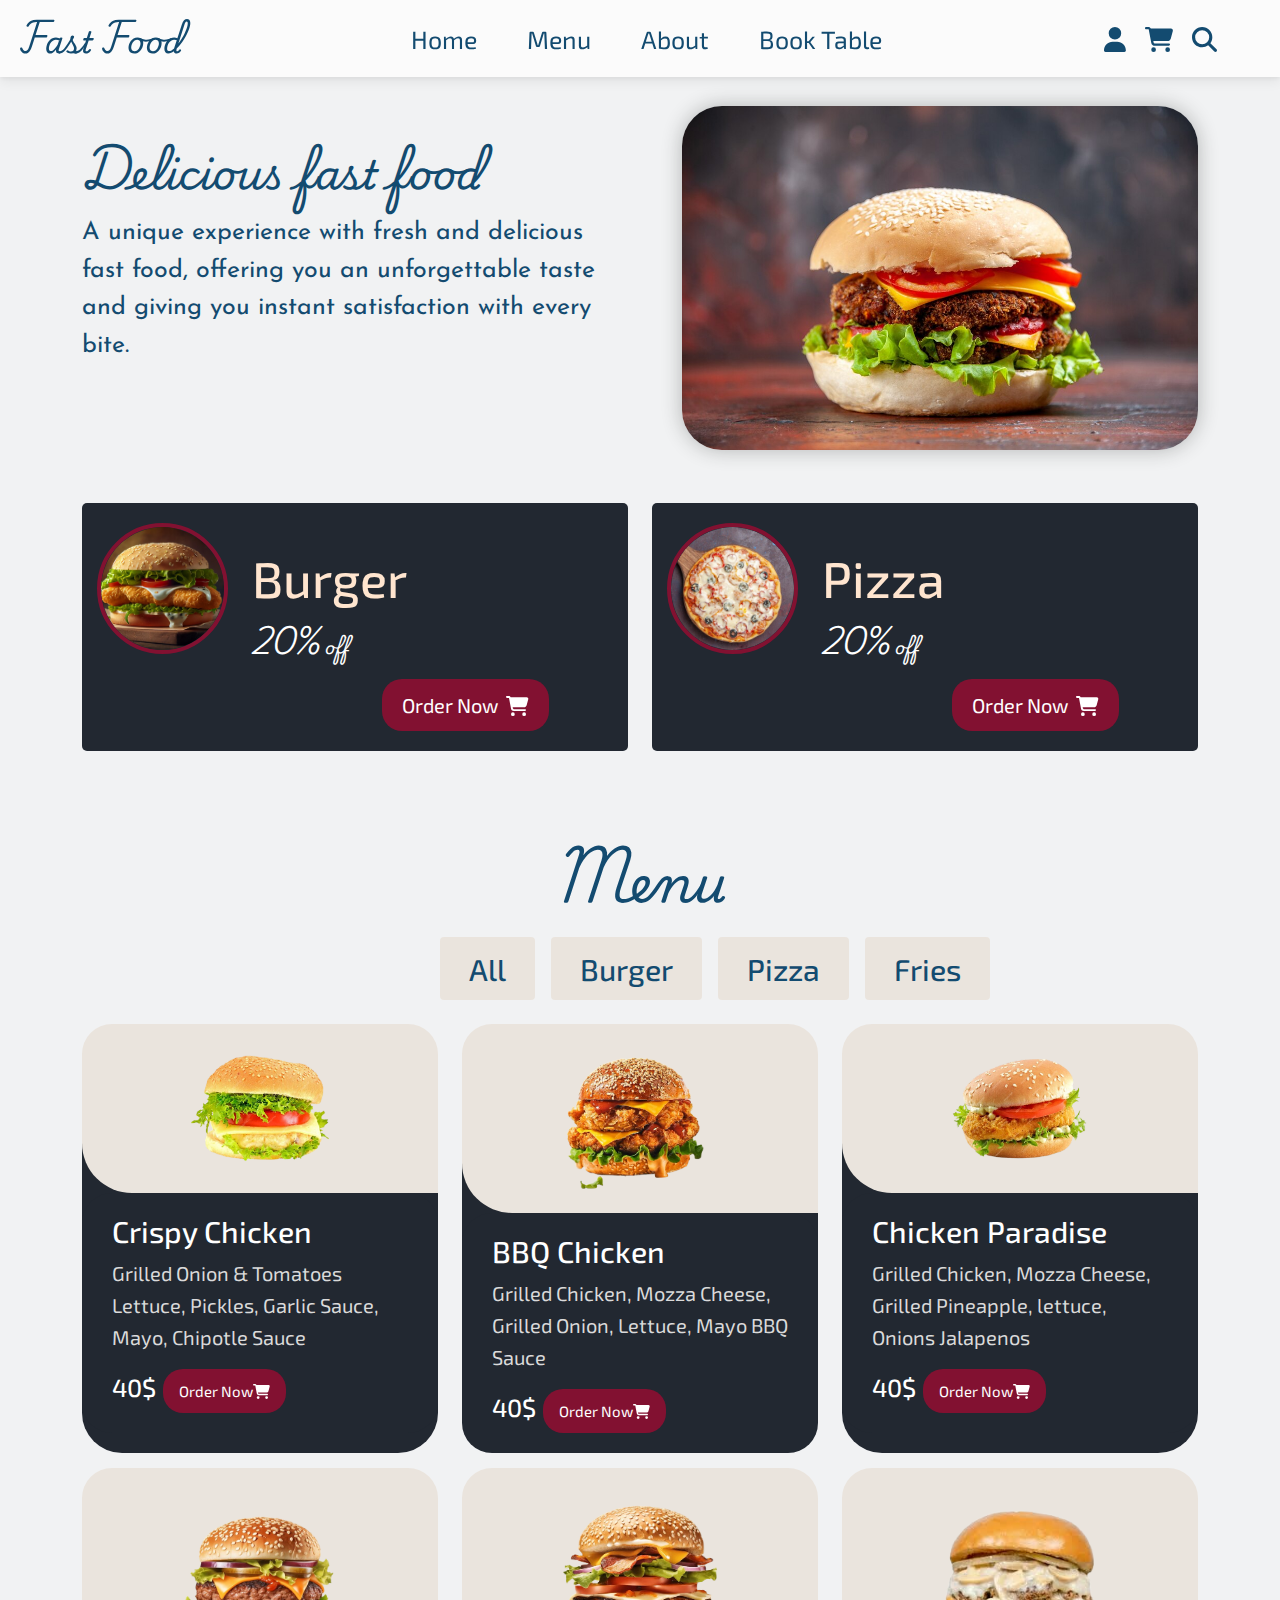
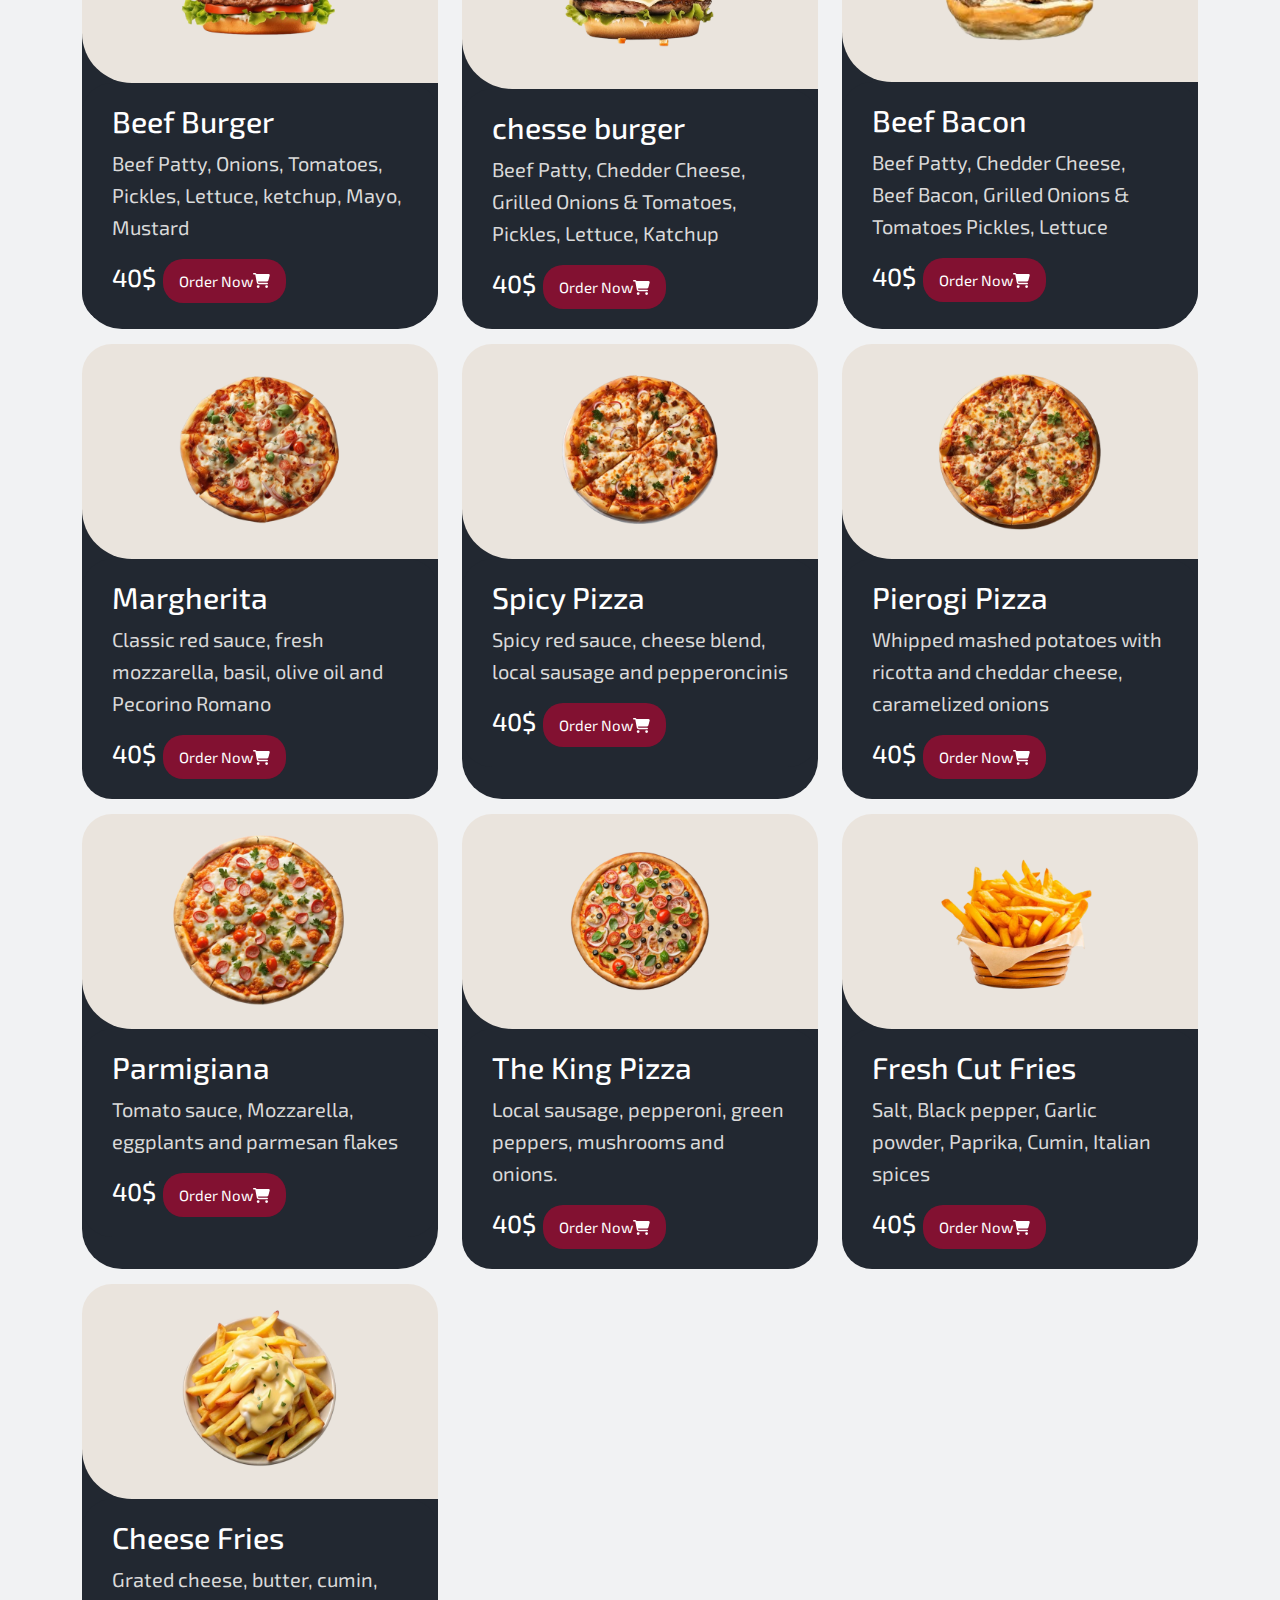
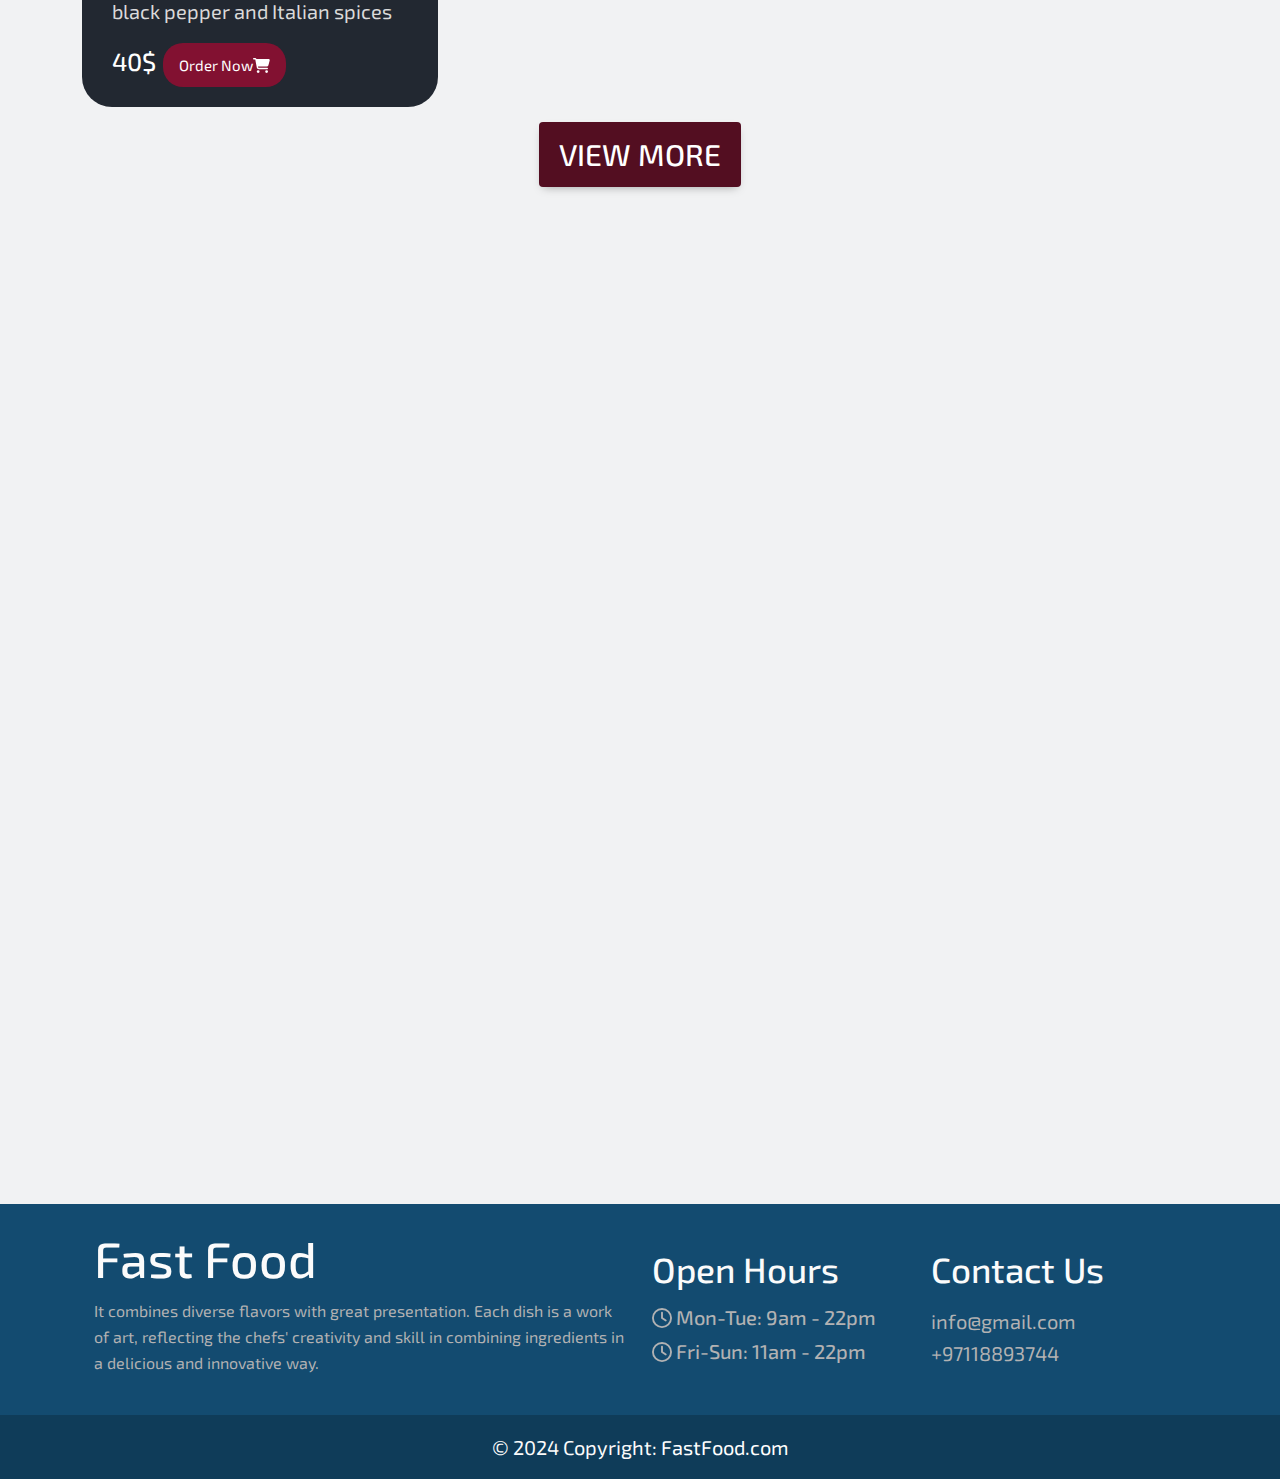
<file: index.html>
<!DOCTYPE html>
<html lang="en">
<head>
    <meta charset="UTF-8">
    <meta name="viewport" content="width=device-width, initial-scale=1.0">
    <!-- font -->
    <link rel="preconnect" href="https://fonts.googleapis.com">
    <link rel="preconnect" href="https://fonts.gstatic.com" crossorigin>
    <link href="https://fonts.googleapis.com/css2?family=Exo+2:ital,wght@0,100..900;1,100..900&family=Josefin+Sans:ital,wght@0,100..700;1,100..700&family=Playwrite+CU:wght@100..400&display=swap" rel="stylesheet">
    <!-- wow css -->
    <link rel="stylesheet" href="css/wow.min.css">
    <!-- animate css -->
    <link rel="stylesheet" href="css/animate.min.css">
    <!-- fontawesome css -->
    <link rel="stylesheet" href="css/all.min.css">
    <!--bootstrap css  -->
    <link rel="stylesheet" href="css/bootstrap.min.css">
    <!-- mdbootstrap css -->
    <link rel="stylesheet" href="css/mdb.min.css">
    <!--style css -->
    <link rel="stylesheet" href="css/style.css">
    <!-- icon css -->
    <link rel="icon" href="img/icon.png">
    <title>Fast Food</title>
</head>
<body>
    <!-- start nav-bar -->
    <nav class="navbar navbar-expand-lg navbar-light bg-light">
        <a class="navbar-brand" href="#">Fast Food</a>
        <button class="navbar-toggler custom-toggler" type="button" data-toggle="collapse" data-target="#navbarSupportedContent" aria-controls="navbarSupportedContent" aria-expanded="false" aria-label="Toggle navigation">
            <span class="navbar-toggler-icon"></span>
            <span class="navbar-toggler-icon"></span>
            <span class="navbar-toggler-icon"></span>
        </button>
        <div class="collapse navbar-collapse" id="navbarSupportedContent">
            <ul class="navbar-nav m-auto">
                <li class="nav-item active">
                    <a class="nav-link" href="index.html">Home</a>
                </li>
                <li class="nav-item">
                    <a class="nav-link" href="menu.html">Menu</a>
                </li>
                <li class="nav-item">
                    <a class="nav-link" href="about.html">About</a>
                </li>
                <li class="nav-item">
                    <a class="nav-link" href="book.html">Book Table</a>
                </li>
            </ul>
            <div class="icons mr-5">
                <a href="#"><i class="fa-solid fa-user"></i></a>
                <a href="#"><i class="fa-solid fa-cart-shopping"></i></a>
                <a href="#"><i class="fa-solid fa-magnifying-glass"></i></a>
            </div>
        </div>
    </nav>
    <!-- end nav-bar -->
    <!-- start header-home -->
    <section class="header-home">
        <div class="container py-2">
            <div class="row mt-4">
                <div class="title col-md-6 mt-5">
                    <h1 class="mt-3">Delicious fast food</h1>
                    <p>A unique experience with fresh and delicious fast food, offering you an unforgettable taste and giving you instant satisfaction with every bite.</p>
                </div>
                <div class="col-md-6 mt-4">
                    <div class="img"><img src="img/home.jpg" alt=""></div>
                </div>
            </div>
        </div>
    </section>
    <!-- end header-home -->
    <!-- start offer-section -->
    <section class="offer-section">
        <div class="container pb-5">
            <div class="row">
                <div class="col-md-6">
                    <div class="box">
                        <div class="img"><img src="img/offer1.png"></div>
                        <div class="title ml-4">
                            <h3 >Burger</h3>
                            <p class="d-inline-block"><span>20%</span> off</p>
                            <button>Order Now<i class="fa-solid fa-cart-shopping ml-2"></i></button>
                        </div>
                    </div>
                </div>
                <div class="col-md-6">
                    <div class="box">
                        <div class="img"><img src="img/offer2.png"></div>
                        <div class="title ml-4">
                            <h3>Pizza</h3>
                            <p class="d-inline-block"><span>20%</span> off</p>
                            <button>Order Now<i class="fa-solid fa-cart-shopping ml-2"></i></button>
                        </div>
                    </div>
                </div>
            </div>
        </div>
    </section>
    <!-- end offer-section -->
    <!-- start menu-section -->
    <section class="menu-section wow animate__fadeInUp "  data-wow-duration="2s">
        <h2 class="text-center animate__animated animate__zoomInDown">Menu</h2>
        <div class="container">
            <ul class="nav nav-pills mb-3 d-flex" id="pills-tab" role="tablist">
                <li class="nav-item" role="presentation">
                    <button class="nav-link " id="pills-all-tab" data-toggle="pill" data-target="#pills-all" type="button" role="tab" aria-controls="pills-all" aria-selected="true">All</button>
                </li>
                <li class="nav-item" role="presentation">
                    <button class="nav-link " id="pills-burger-tab" data-toggle="pill" data-target="#pills-burger" type="button" role="tab" aria-controls="pills-burger" aria-selected="false">Burger</button>
                </li>
                <li class="nav-item" role="presentation">
                    <button class="nav-link " id="pills-pizza-tab" data-toggle="pill" data-target="#pills-pizza" type="button" role="tab" aria-controls="pills-pizza" aria-selected="false">Pizza</button>
                </li>
                <li class="nav-item" role="presentation">
                    <button class="nav-link" id="pills-fries-tab" data-toggle="pill" data-target="#pills-fries" type="button" role="tab" aria-controls="pills-fries" aria-selected="false">Fries</button>
                </li>
            </ul>
            <div class="tab-content" id="pills-tabContent">
                <div class="tab-pane fade show active" id="pills-all" role="tabpanel" aria-labelledby="pills-all-tab">
                    <div class="row">
                        <div class="content col-lg-4 col-md-6">
                            <div class="box">
                                <div class="img"><img src="img/b1.png"></div>
                                <div class="title">
                                    <h3>Crispy Chicken</h3>
                                    <p>Grilled Onion & Tomatoes Lettuce, Pickles, Garlic Sauce, Mayo, Chipotle Sauce</p>
                                    <h4>40$</h4>
                                    <button>Order Now<i class="fa-solid fa-cart-shopping"></i></button>
                                </div>
                            </div>
                        </div>
                        <div class="content col-lg-4 col-md-6">
                            <div class="box">
                                <div class="img"><img src="img/b2.png"></div>
                                <div class="title">
                                    <h3>BBQ Chicken</h3>
                                    <p>Grilled Chicken, Mozza Cheese, Grilled Onion, Lettuce, Mayo BBQ Sauce</p>
                                    <h4>40$</h4>
                                    <button>Order Now<i class="fa-solid fa-cart-shopping"></i></button>
                                </div>
                            </div>
                        </div>
                        <div class="content col-lg-4 col-md-6">
                            <div class="box">
                                <div class="img"><img src="img/b3.png"></div>
                                <div class="title">
                                    <h3>Chicken Paradise</h3>
                                    <p>Grilled Chicken, Mozza Cheese, Grilled Pineapple, lettuce, Onions Jalapenos</p>
                                    <h4>40$</h4>
                                    <button>Order Now<i class="fa-solid fa-cart-shopping"></i></button>
                                </div>
                            </div>
                        </div>
                        <div class="content col-lg-4 col-md-6">
                            <div class="box">
                                <div class="img"><img src="img/b4.png"></div>
                                <div class="title">
                                    <h3>Beef Burger</h3>
                                    <p>Beef Patty, Onions, Tomatoes, Pickles, Lettuce, ketchup, Mayo, Mustard</p>
                                    <h4>40$</h4>
                                    <button>Order Now<i class="fa-solid fa-cart-shopping"></i></button>
                                </div>
                            </div>
                        </div>
                        <div class="content col-lg-4 col-md-6">
                            <div class="box">
                                <div class="img"><img src="img/b5.png"></div>
                                <div class="title">
                                    <h3>chesse burger</h3>
                                    <p>Beef Patty, Chedder Cheese, Grilled Onions & Tomatoes, Pickles, Lettuce, Katchup</p>
                                    <h4>40$</h4>
                                    <button>Order Now<i class="fa-solid fa-cart-shopping"></i></button>
                                </div>
                            </div>
                        </div>
                        <div class="content col-lg-4 col-md-6">
                            <div class="box">
                                <div class="img"><img src="img/b6.png"></div>
                                <div class="title">
                                    <h3>Beef Bacon</h3>
                                    <p>Beef Patty, Chedder Cheese, Beef Bacon, Grilled Onions & Tomatoes Pickles, Lettuce</p>
                                    <h4>40$</h4>
                                    <button>Order Now<i class="fa-solid fa-cart-shopping"></i></button>
                                </div>
                            </div>
                        </div>
                        <div class="content col-lg-4 col-md-6">
                            <div class="box">
                                <div class="img"><img src="img/p1.png"></div>
                                <div class="title">
                                    <h3>Margherita</h3>
                                    <P>Classic red sauce, fresh mozzarella, basil, olive oil and Pecorino Romano</P>
                                    <h4>40$</h4>
                                    <button>Order Now<i class="fa-solid fa-cart-shopping"></i></button>
                                </div>
                            </div>
                        </div>
                        <div class="content col-lg-4 col-md-6">
                            <div class="box">
                                <div class="img"><img src="img/p2.png"></div>
                                <div class="title">
                                    <h3>Spicy Pizza</h3>
                                    <P>Spicy red sauce, cheese blend, local sausage and pepperoncinis</P>
                                    <h4>40$</h4>
                                    <button>Order Now<i class="fa-solid fa-cart-shopping"></i></button>
                                </div>
                            </div>
                        </div>
                        <div class="content col-lg-4 col-md-6">
                            <div class="box">
                                <div class="img"><img src="img/p3.png"></div>
                                <div class="title">
                                    <h3>Pierogi Pizza</h3>
                                    <P>Whipped mashed potatoes with ricotta and cheddar cheese, caramelized onions</P>
                                    <h4>40$</h4>
                                    <button>Order Now<i class="fa-solid fa-cart-shopping"></i></button>
                                </div>
                            </div>
                        </div>
                        <div class="content col-lg-4 col-md-6">
                            <div class="box">
                                <div class="img"><img src="img/p4.png"></div>
                                <div class="title">
                                    <h3>Parmigiana</h3>
                                    <p>Tomato sauce, Mozzarella, eggplants and parmesan flakes</p>
                                    <h4>40$</h4>
                                    <button>Order Now<i class="fa-solid fa-cart-shopping"></i></button>
                                </div>
                            </div>
                        </div>
                        <div class="content col-lg-4 col-md-6">
                            <div class="box">
                                <div class="img"><img src="img/p5.png"></div>
                                <div class="title">
                                    <h3>The King Pizza</h3>
                                    <P>Local sausage, pepperoni, green peppers, mushrooms and onions.</P>
                                    <h4>40$</h4>
                                    <button>Order Now<i class="fa-solid fa-cart-shopping"></i></button>
                                </div>
                            </div>
                        </div>
                        <div class="content col-lg-4 col-md-6">
                            <div class="box">
                                <div class="img"><img src="img/f1.png"></div>
                                <div class="title">
                                    <h3>Fresh Cut Fries</h3>
                                    <p>Salt, Black pepper, Garlic powder, Paprika, Cumin, Italian spices</p>
                                    <h4>40$</h4>
                                    <button>Order Now<i class="fa-solid fa-cart-shopping"></i></button>
                                </div>
                            </div>
                        </div>
                        <div class="content col-lg-4 col-md-6">
                            <div class="box">
                                <div class="img"><img src="img/f2.png"></div>
                                <div class="title">
                                    <h3>Cheese Fries</h3>
                                    <p>Grated cheese, butter, cumin, black pepper and Italian spices</p>
                                    <h4>40$</h4>
                                    <button>Order Now<i class="fa-solid fa-cart-shopping"></i></button>
                                </div>
                            </div>
                        </div>
                    </div>
                </div>
                <div class="tab-pane fade" id="pills-burger" role="tabpanel" aria-labelledby="pills-burger-tab">
                    <div class="row">
                        <div class="content col-lg-4 col-md-6">
                            <div class="box">
                                <div class="img"><img src="img/b1.png"></div>
                                <div class="title">
                                    <h3>Crispy Chicken</h3>
                                    <p>Grilled Onion & Tomatoes Lettuce, Pickles, Garlic Sauce, Mayo, Chipotle Sauce</p>
                                    <h4>40$</h4>
                                    <button>Order Now<i class="fa-solid fa-cart-shopping"></i></button>
                                </div>
                            </div>
                        </div>
                        <div class="content col-lg-4 col-md-6">
                            <div class="box">
                                <div class="img"><img src="img/b2.png"></div>
                                <div class="title">
                                    <h3>BBQ Chicken</h3>
                                    <p>Grilled Chicken, Mozza Cheese, Grilled Onion, Lettuce, Mayo BBQ Sauce</p>
                                    <h4>40$</h4>
                                    <button>Order Now<i class="fa-solid fa-cart-shopping"></i></button>
                                </div>
                            </div>
                        </div>
                        <div class="content col-lg-4 col-md-6">
                            <div class="box">
                                <div class="img"><img src="img/b3.png"></div>
                                <div class="title">
                                    <h3>Chicken Paradise</h3>
                                    <p>Grilled Chicken, Mozza Cheese, Grilled Pineapple, lettuce, Onions Jalapenos, Mayo, Garlic Sauce</p>
                                    <h4>40$</h4>
                                    <button>Order Now<i class="fa-solid fa-cart-shopping"></i></button>
                                </div>
                            </div>
                        </div>
                        <div class="content col-lg-4 col-md-6">
                            <div class="box">
                                <div class="img"><img src="img/b4.png"></div>
                                <div class="title">
                                    <h3>Beef Burger</h3>
                                    <p>Beef Patty, Onions, Tomatoes, Pickles, Lettuce, ketchup, Mayo, Mustard</p>
                                    <h4>40$</h4>
                                    <button>Order Now<i class="fa-solid fa-cart-shopping"></i></button>
                                </div>
                            </div>
                        </div>
                        <div class="content col-lg-4 col-md-6">
                            <div class="box">
                                <div class="img"><img src="img/b5.png"></div>
                                <div class="title">
                                    <h3>chesse burger</h3>
                                    <p>Beef Patty, Chedder Cheese, Grilled Onions & Tomatoes, Pickles, Lettuce, Katchup, Mayo, Mustard</p>
                                    <h4>40$</h4>
                                    <button>Order Now<i class="fa-solid fa-cart-shopping"></i></button>
                                </div>
                            </div>
                        </div>
                        <div class="content col-lg-4 col-md-6">
                            <div class="box">
                                <div class="img"><img src="img/b6.png"></div>
                                <div class="title">
                                    <h3>Beef Bacon</h3>
                                    <p>Beef Patty, Chedder Cheese, Beef Bacon, Grilled Onions & Tomatoes Pickles, Lettuce, Katchup, Mayo, Mustard</p>
                                    <h4>40$</h4>
                                    <button>Order Now<i class="fa-solid fa-cart-shopping"></i></button>
                                </div>
                            </div>
                        </div>
                    </div>
                </div>
                <div class="tab-pane fade" id="pills-pizza" role="tabpanel" aria-labelledby="pills-pizza-tab">
                    <div class="row">
                        <div class="content col-lg-4 col-md-6">
                            <div class="box">
                                <div class="img"><img src="img/p1.png"></div>
                                <div class="title">
                                    <h3>Margherita</h3>
                                    <P>Classic red sauce, fresh mozzarella, basil, olive oil and Pecorino Romano</P>
                                    <h4>40$</h4>
                                    <button>Order Now<i class="fa-solid fa-cart-shopping"></i></button>
                                </div>
                            </div>
                        </div>
                        <div class="content col-lg-4 col-md-6">
                            <div class="box">
                                <div class="img"><img src="img/p2.png"></div>
                                <div class="title">
                                    <h3>Spicy Pizza</h3>
                                    <P>Spicy red sauce, cheese blend, local sausage and pepperoncinis</P>
                                    <h4>40$</h4>
                                    <button>Order Now<i class="fa-solid fa-cart-shopping"></i></button>
                                </div>
                            </div>
                        </div>
                        <div class="content col-lg-4 col-md-6">
                            <div class="box">
                                <div class="img"><img src="img/p3.png"></div>
                                <div class="title">
                                    <h3>Pierogi Pizza</h3>
                                    <P>Whipped mashed potatoes with ricotta and cheddar cheese, caramelized onions</P>
                                    <h4>40$</h4>
                                    <button>Order Now<i class="fa-solid fa-cart-shopping"></i></button>
                                </div>
                            </div>
                        </div>
                        <div class="content col-lg-4 col-md-6">
                            <div class="box">
                                <div class="img"><img src="img/p4.png"></div>
                                <div class="title">
                                    <h3>Parmigiana</h3>
                                    <p>Tomato sauce, Mozzarella, eggplants and parmesan flakes</p>
                                    <h4>40$</h4>
                                    <button>Order Now<i class="fa-solid fa-cart-shopping"></i></button>
                                </div>
                            </div>
                        </div>
                        <div class="content col-lg-4 col-md-6">
                            <div class="box">
                                <div class="img"><img src="img/p5.png"></div>
                                <div class="title">
                                    <h3>The King Pizza</h3>
                                    <P>Local sausage, pepperoni, green peppers, mushrooms and onions.</P>
                                    <h4>40$</h4>
                                    <button>Order Now<i class="fa-solid fa-cart-shopping"></i></button>
                                </div>
                            </div>
                        </div>
                    </div>
                </div>
                <div class="tab-pane fade" id="pills-fries" role="tabpanel" aria-labelledby="pills-fries-tab">
                    <div class="row">
                        <div class="content col-lg-4 col-md-6">
                            <div class="box">
                                <div class="img"><img src="img/f1.png"></div>
                                <div class="title">
                                    <h3>Fresh Cut Fries</h3>
                                    <p>Salt, Black pepper, Garlic powder, Paprika, Cumin, Italian spices</p>
                                    <h4>40$</h4>
                                    <button>Order Now<i class="fa-solid fa-cart-shopping"></i></button>
                                </div>
                            </div>
                        </div>
                        <div class="content col-lg-4 col-md-6">
                            <div class="box">
                                <div class="img"><img src="img/f2.png"></div>
                                <div class="title">
                                    <h3>Cheese Fries</h3>
                                    <p>Grated cheese, butter, cumin, black pepper and Italian spices</p>
                                    <h4>40$</h4>
                                    <button>Order Now<i class="fa-solid fa-cart-shopping"></i></button>
                                </div>
                            </div>
                        </div>
                    </div>
                </div>
            </div>
        </div>
        <button class="btn m-auto d-block">View More</button>
    </section>
    <!-- end menu-section -->
    <!-- start about-section -->
    <section class="about-section wow animate__fadeInUp "  data-wow-duration="2s">
        <h2 class="text-center my-5">About</h2>
        <div class="container">
            <div class="row">
                <div class="img col-lg-6">
                    <img src="img/about1.png" class="img1">
                </div>
                <div class="title col-lg-6">
                    <h3>The best recipes </h3>
                    <p> It is a comfortable and fast experience that enhances moments of comfort and enjoyment. It embodies your favorite flavors in an easy and quick template, giving your day a touch of joy and comfort. With every bite, fast food offers you a sense of simple enjoyment, where great taste meets speed and ease</p>
                </div>
            </div>
        </div>
    </section>
    <!-- end about-section -->
    <!-- start book-section -->
    <section class="book-section py-5 wow animate__fadeInUp "  data-wow-duration="2s">
        <h2 class="py-5 text-center">Opening Table</h2>
        <div class="container mt-5">
            <div class="row">
                <div class="col-lg-4">
                    <div class="box b1">
                        <h3>monday to tuesday</h3>
                        <p>9:00 am - 22:00 pm</p>
                    </div>
                </div>
                <div class="col-lg-4">
                    <div class="box b2">
                        <a href="#" class="d-block"><i class="fa-solid fa-phone phone"></i></a>
                        <a class="tel" href="tel:000000">+97118893744</a>
                    </div>
                </div>
                <div class="col-lg-4">
                    <div class="box b3">
                        <h3>Friday to Sunday</h3>
                        <p>11:00 am - 20:00 pm</p>
                    </div>
                </div>
            </div>
        </div>
    </section>
    <!-- end book-section -->
    <!-- start footer-section -->
    <footer class="footer-section text-light">
        <div class="container p-4">
            <div class="row">
                <div class="col-lg-6 col-md-12 mb-md-0">
                    <h2 class="text-capitalize">Fast Food</h2>
                    <p> It combines diverse flavors with great presentation. Each dish is a work of art, reflecting the chefs' creativity and skill in combining ingredients in a delicious and innovative way.</p>
                </div>
                <div class="col-lg-3 col-md-6  mb-md-0">
                    <h3 class="text-capitalize">Open Hours</h3>
                    <div class="content">
                        <h4><i class="fa-regular fa-clock"></i> Mon-Tue: 9am - 22pm</h4>
                        <h4><i class="fa-regular fa-clock"></i>  Fri-Sun: 11am - 22pm</h4>
                    </div>
                </div>
                <div class="col-lg-3 col-md-6  mb-md-0">
                    <h3 class="text-capitalize">Contact Us</h3>
                    <div class="content">
                        <a href="mailto:info@gmail.com" class="d-block">info@gmail.com</a>
                        <a class="tel" href="tel:000000">+97118893744</a>
                    </div>
                </div>
            </div>
        </div>
        <div class="text-center p-3" style="background-color: rgba(0, 0, 0, 0.2);font-size: 20px;">
            &copy; 2024 Copyright: <a class="text-white" href="#" >FastFood.com</a>
        </div>
    </footer>
    <!-- end footer-section -->
    <!-- wow js -->
    <script src="js/wow.min.js"></script>
    <script>
        new WOW().init();
    </script>
    <!-- fontawesome js -->
    <script src="js/all.min.js"></script>
    <!-- jquery js -->
    <script src="js/jquery.slim.min.js"></script>
    <!-- popper js -->
    <script src="js/popper.min.js"></script>
    <!-- bootstrap js -->
    <script src="js/bootstrap.min.js"></script>
    <!-- mdbootstrap js -->
    <script src="js/mdb.umd.min.js"></script>
</body>
</html>
</file>
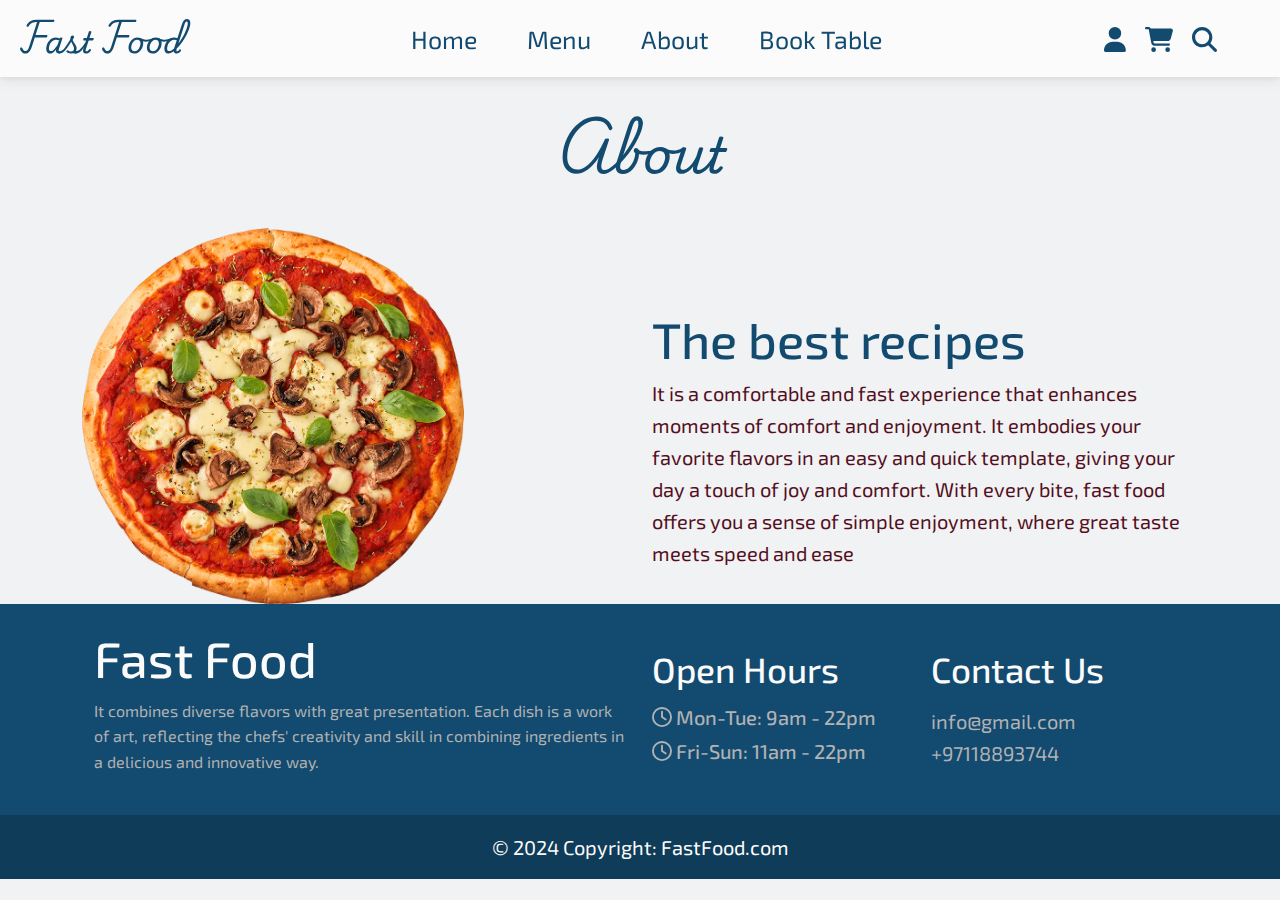
<file: about.html>
<!DOCTYPE html>
<html lang="en">
<head>
    <meta charset="UTF-8">
    <meta name="viewport" content="width=device-width, initial-scale=1.0">
    <!-- font -->
    <link rel="preconnect" href="https://fonts.googleapis.com">
    <link rel="preconnect" href="https://fonts.gstatic.com" crossorigin>
    <link href="https://fonts.googleapis.com/css2?family=Exo+2:ital,wght@0,100..900;1,100..900&family=Josefin+Sans:ital,wght@0,100..700;1,100..700&family=Playwrite+CU:wght@100..400&display=swap" rel="stylesheet">
    <!-- wow css -->
    <link rel="stylesheet" href="css/wow.min.css">
    <!-- animate css -->
    <link rel="stylesheet" href="css/animate.min.css">
    <!-- fontawesome css -->
    <link rel="stylesheet" href="css/all.min.css">
    <!--bootstrap css  -->
    <link rel="stylesheet" href="css/bootstrap.min.css">
    <!-- mdbootstrap css -->
    <link rel="stylesheet" href="css/mdb.min.css">
    <!--style css -->
    <link rel="stylesheet" href="css/style.css">
    <!-- icon css -->
    <link rel="icon" href="img/icon.png">
    <title>Fast Food</title>
</head>
<body>
    <!-- start nav-bar -->
    <nav class="navbar navbar-expand-lg navbar-light bg-light">
        <a class="navbar-brand" href="#">Fast Food</a>
        <button class="navbar-toggler custom-toggler" type="button" data-toggle="collapse" data-target="#navbarSupportedContent" aria-controls="navbarSupportedContent" aria-expanded="false" aria-label="Toggle navigation">
            <span class="navbar-toggler-icon"></span>
            <span class="navbar-toggler-icon"></span>
            <span class="navbar-toggler-icon"></span>
        </button>
        <div class="collapse navbar-collapse" id="navbarSupportedContent">
            <ul class="navbar-nav m-auto">
                <li class="nav-item active">
                    <a class="nav-link" href="index.html">Home</a>
                </li>
                <li class="nav-item">
                    <a class="nav-link" href="menu.html">Menu</a>
                </li>
                <li class="nav-item">
                    <a class="nav-link" href="about.html">About</a>
                </li>
                <li class="nav-item">
                    <a class="nav-link" href="book.html">Book Table</a>
                </li>
            </ul>
            <div class="icons mr-5">
                <a href="#"><i class="fa-solid fa-user"></i></a>
                <a href="#"><i class="fa-solid fa-cart-shopping"></i></a>
                <a href="#"><i class="fa-solid fa-magnifying-glass"></i></a>
            </div>
        </div>
    </nav>
    <!-- end nav-bar -->
    <!-- start about-section -->
    <section class="about-section mt-5 pt-2">
        <h2 class="text-center pt-3 my-5  animate__animated animate__zoomInDown">About</h2>
        <div class="container">
            <div class="row">
                <div class="img col-lg-6">
                    <img src="img/about1.png" class="img1">
                </div>
                <div class="title col-lg-6">
                    <h3>The best recipes </h3>
                    <p> It is a comfortable and fast experience that enhances moments of comfort and enjoyment. It embodies your favorite flavors in an easy and quick template, giving your day a touch of joy and comfort. With every bite, fast food offers you a sense of simple enjoyment, where great taste meets speed and ease</p>
                </div>
            </div>
        </div>
    </section>
    <!-- end about-section -->
    <!-- start footer-section -->
    <footer class="footer-section text-light">
        <div class="container p-4">
            <div class="row">
                <div class="col-lg-6 col-md-12 mb-md-0">
                    <h2 class="text-capitalize">Fast Food</h2>
                    <p> It combines diverse flavors with great presentation. Each dish is a work of art, reflecting the chefs' creativity and skill in combining ingredients in a delicious and innovative way.</p>
                </div>
                <div class="col-lg-3 col-md-6  mb-md-0">
                    <h3 class="text-capitalize">Open Hours</h3>
                    <div class="content">
                        <h4><i class="fa-regular fa-clock"></i> Mon-Tue: 9am - 22pm</h4>
                        <h4><i class="fa-regular fa-clock"></i>  Fri-Sun: 11am - 22pm</h4>
                    </div>
                </div>
                <div class="col-lg-3 col-md-6  mb-md-0">
                    <h3 class="text-capitalize">Contact Us</h3>
                    <div class="content">
                        <a href="mailto:info@gmail.com" class="d-block">info@gmail.com</a>
                        <a class="tel" href="tel:000000">+97118893744</a>
                    </div>
                </div>
            </div>
        </div>
        <div class="text-center p-3" style="background-color: rgba(0, 0, 0, 0.2); font-size: 20px;">
            &copy; 2024 Copyright: <a class="text-white" href="#">FastFood.com</a>
        </div>
    </footer>
    <!-- end footer-section -->
    <!-- wow js -->
    <script src="js/wow.min.js"></script>
    <script>
        new WOW().init();
    </script>
    <!-- fontawesome js -->
    <script src="js/all.min.js"></script>
    <!-- jquery js -->
    <script src="js/jquery.slim.min.js"></script>
    <!-- popper js -->
    <script src="js/popper.min.js"></script>
    <!-- bootstrap js -->
    <script src="js/bootstrap.min.js"></script>
    <!-- mdbootstrap js -->
    <script src="js/mdb.umd.min.js"></script>
</body>
</html>
</file>
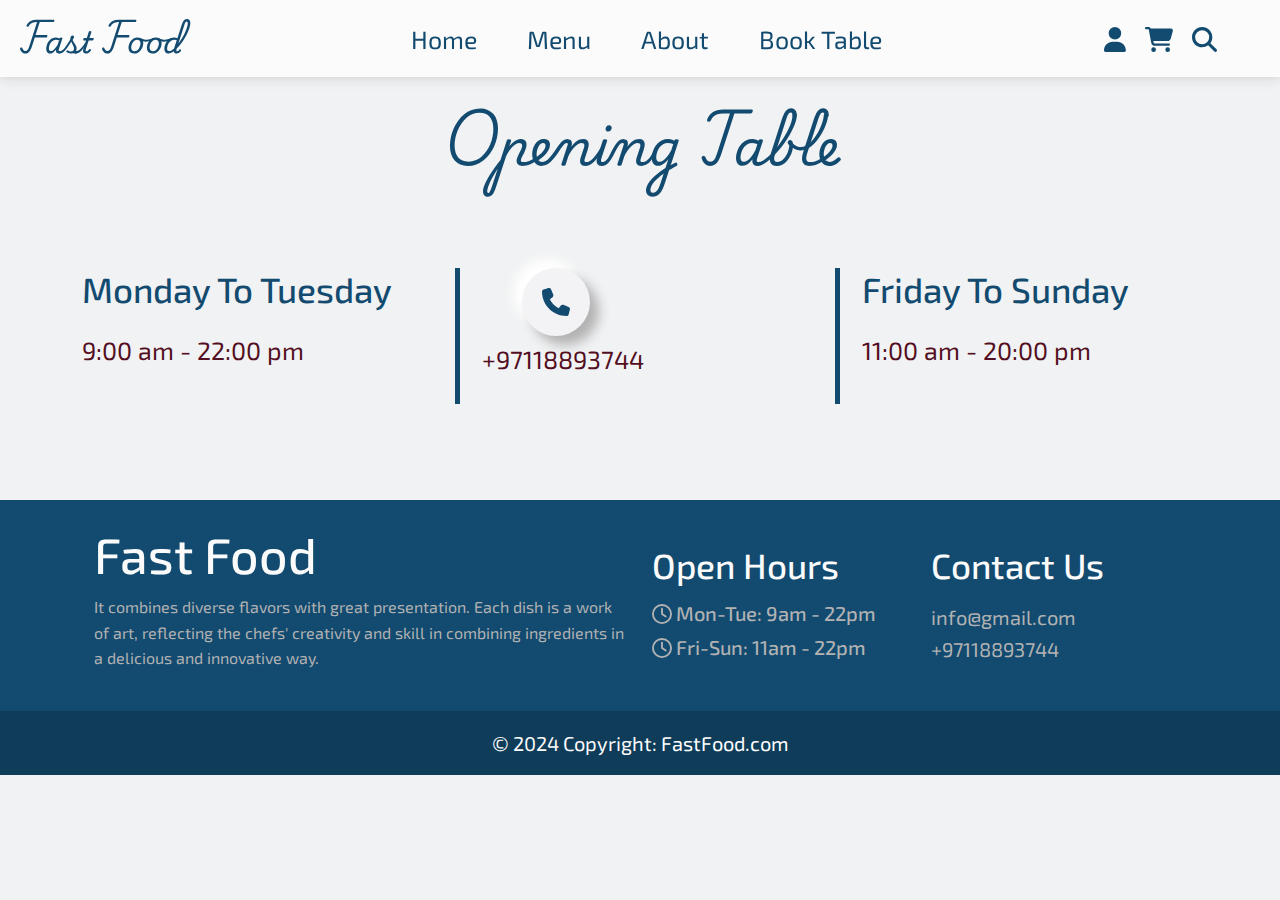
<file: book.html>
<!DOCTYPE html>
<html lang="en">
<head>
    <meta charset="UTF-8">
    <meta name="viewport" content="width=device-width, initial-scale=1.0">
    <!-- font -->
    <link rel="preconnect" href="https://fonts.googleapis.com">
    <link rel="preconnect" href="https://fonts.gstatic.com" crossorigin>
    <link href="https://fonts.googleapis.com/css2?family=Exo+2:ital,wght@0,100..900;1,100..900&family=Josefin+Sans:ital,wght@0,100..700;1,100..700&family=Playwrite+CU:wght@100..400&display=swap" rel="stylesheet">
    <!-- wow css -->
    <link rel="stylesheet" href="css/wow.min.css">
    <!-- animate css -->
    <link rel="stylesheet" href="css/animate.min.css">
    <!-- fontawesome css -->
    <link rel="stylesheet" href="css/all.min.css">
    <!--bootstrap css  -->
    <link rel="stylesheet" href="css/bootstrap.min.css">
    <!-- mdbootstrap css -->
    <link rel="stylesheet" href="css/mdb.min.css">
    <!--style css -->
    <link rel="stylesheet" href="css/style.css">
    <!-- icon css -->
    <link rel="icon" href="img/icon.png">
    <title>Fast Food</title>
</head>
<body>
    <!-- start nav-bar -->
    <nav class="navbar navbar-expand-lg navbar-light bg-light">
        <a class="navbar-brand" href="#">Fast Food</a>
        <button class="navbar-toggler custom-toggler" type="button" data-toggle="collapse" data-target="#navbarSupportedContent" aria-controls="navbarSupportedContent" aria-expanded="false" aria-label="Toggle navigation">
            <span class="navbar-toggler-icon"></span>
            <span class="navbar-toggler-icon"></span>
            <span class="navbar-toggler-icon"></span>
        </button>
        <div class="collapse navbar-collapse" id="navbarSupportedContent">
            <ul class="navbar-nav m-auto">
                <li class="nav-item active">
                    <a class="nav-link" href="index.html">Home</a>
                </li>
                <li class="nav-item">
                    <a class="nav-link" href="menu.html">Menu</a>
                </li>
                <li class="nav-item">
                    <a class="nav-link" href="about.html">About</a>
                </li>
                <li class="nav-item">
                    <a class="nav-link" href="book.html">Book Table</a>
                </li>
            </ul>
            <div class="icons mr-5">
                <a href="#"><i class="fa-solid fa-user"></i></a>
                <a href="#"><i class="fa-solid fa-cart-shopping"></i></a>
                <a href="#"><i class="fa-solid fa-magnifying-glass"></i></a>
            </div>
        </div>
    </nav>
    <!-- end nav-bar -->
    <!-- start book-section -->
    <section class="book-section mb-5 mt-3 py-5">
        <h2 class="py-5 text-center  animate__animated animate__zoomInDown">Opening Table</h2>
        <div class="container mt-5">
            <div class="row">
                <div class="col-lg-4">
                    <div class="box b1">
                        <h3>monday to tuesday</h3>
                        <p>9:00 am - 22:00 pm</p>
                    </div>
                </div>
                <div class="col-lg-4">
                    <div class="box b2">
                        <a href="#" class="d-block"><i class="fa-solid fa-phone phone"></i></a>
                        <a class="tel" href="tel:000000">+97118893744</a>
                    </div>
                </div>
                <div class="col-lg-4">
                    <div class="box b3">
                        <h3>Friday to Sunday</h3>
                        <p>11:00 am - 20:00 pm</p>
                    </div>
                </div>
            </div>
        </div>
    </section>
    <!-- end book-section -->
<!-- start footer-section -->
<footer class="footer-section text-light">
    <div class="container p-4">
        <div class="row">
            <div class="col-lg-6 col-md-12 mb-md-0">
                <h2 class="text-capitalize">Fast Food</h2>
                <p> It combines diverse flavors with great presentation. Each dish is a work of art, reflecting the chefs' creativity and skill in combining ingredients in a delicious and innovative way.</p>
            </div>
            <div class="col-lg-3 col-md-6  mb-md-0">
                <h3 class="text-capitalize">Open Hours</h3>
                <div class="content">
                    <h4><i class="fa-regular fa-clock"></i> Mon-Tue: 9am - 22pm</h4>
                    <h4><i class="fa-regular fa-clock"></i>  Fri-Sun: 11am - 22pm</h4>
                </div>
            </div>
            <div class="col-lg-3 col-md-6  mb-md-0">
                <h3 class="text-capitalize">Contact Us</h3>
                <div class="content">
                    <a href="mailto:info@gmail.com" class="d-block">info@gmail.com</a>
                    <a class="tel" href="tel:000000">+97118893744</a>
                </div>
            </div>
        </div>
    </div>
    <div class="text-center p-3" style="background-color: rgba(0, 0, 0, 0.2); font-size: 20px;">
        &copy; 2024 Copyright: <a class="text-white" href="#">FastFood.com</a>
    </div>
</footer>
<!-- end footer-section -->
    <!-- wow js -->
    <script src="js/wow.min.js"></script>
    <script>
        new WOW().init();
    </script>
    <!-- fontawesome js -->
    <script src="js/all.min.js"></script>
    <!-- jquery js -->
    <script src="js/jquery.slim.min.js"></script>
    <!-- popper js -->
    <script src="js/popper.min.js"></script>
    <!-- bootstrap js -->
    <script src="js/bootstrap.min.js"></script>
    <!-- mdbootstrap js -->
    <script src="js/mdb.umd.min.js"></script>
</body>
</html>
</file>
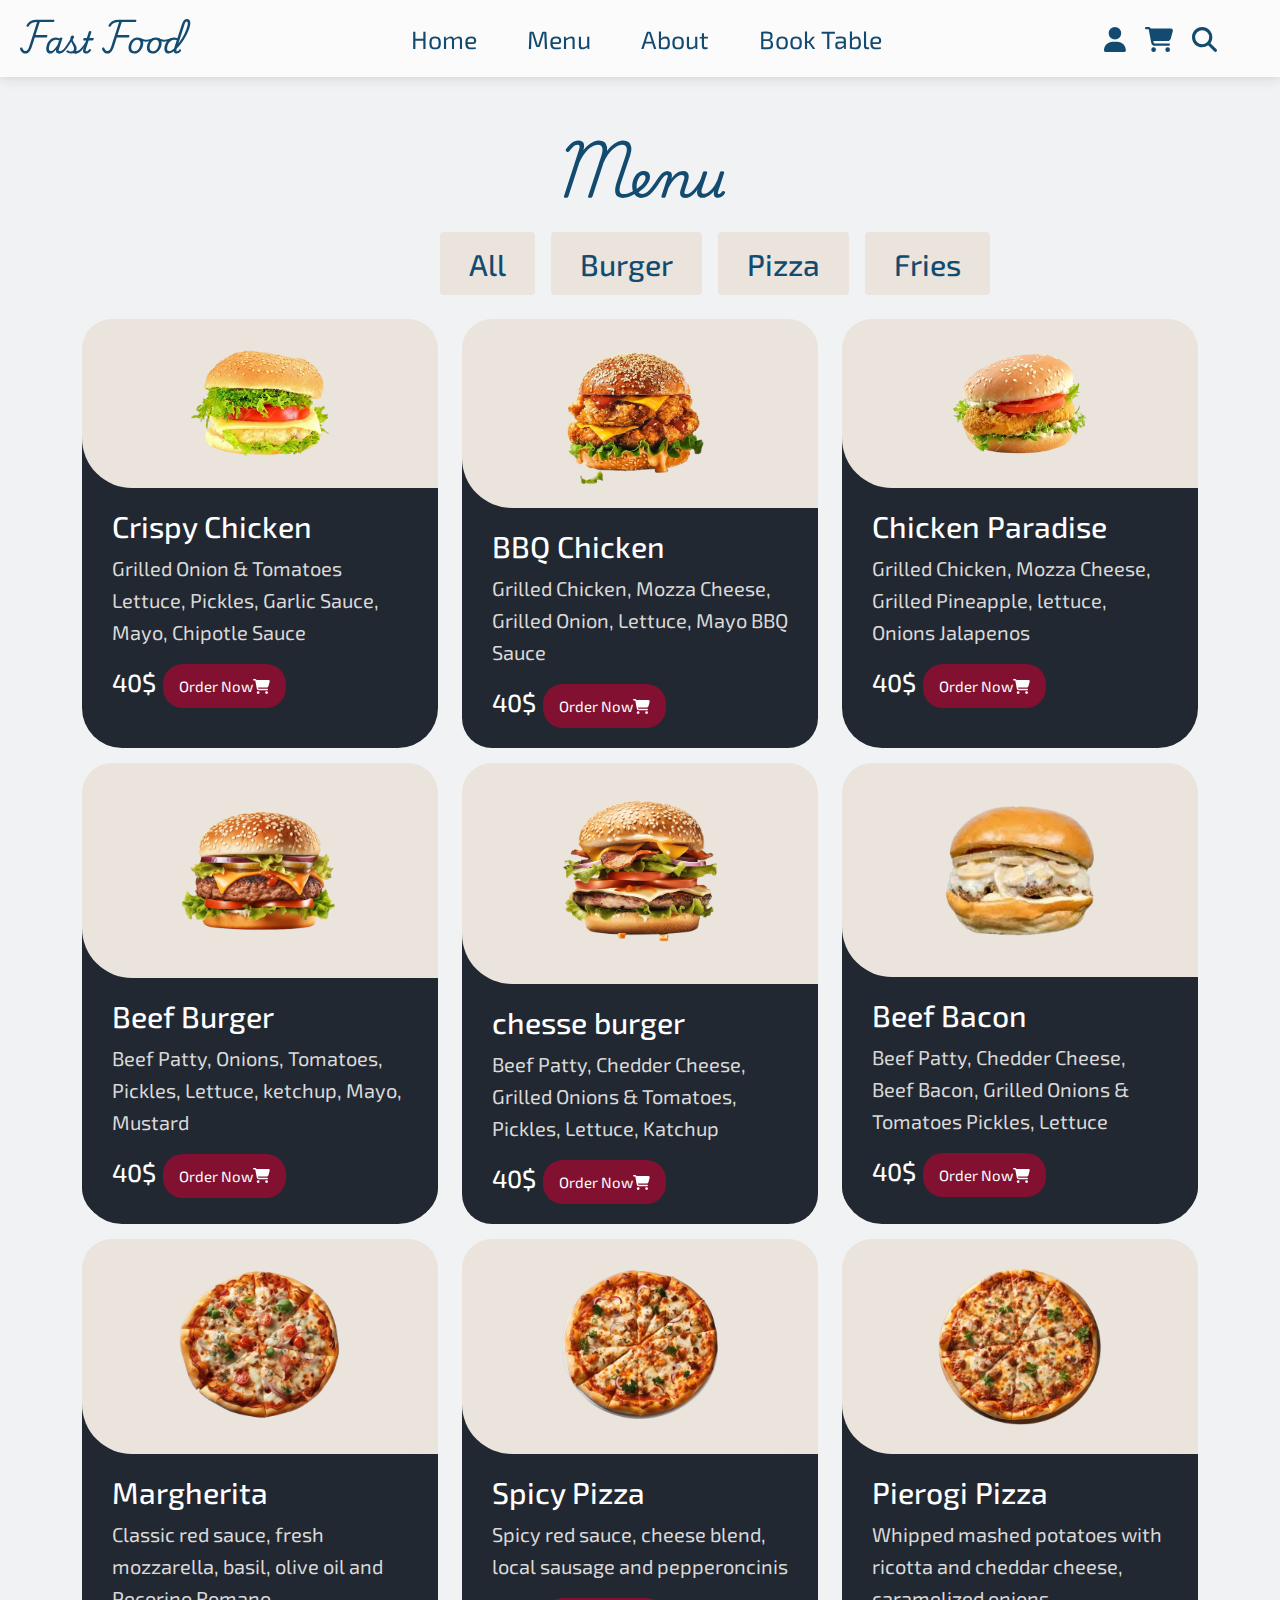
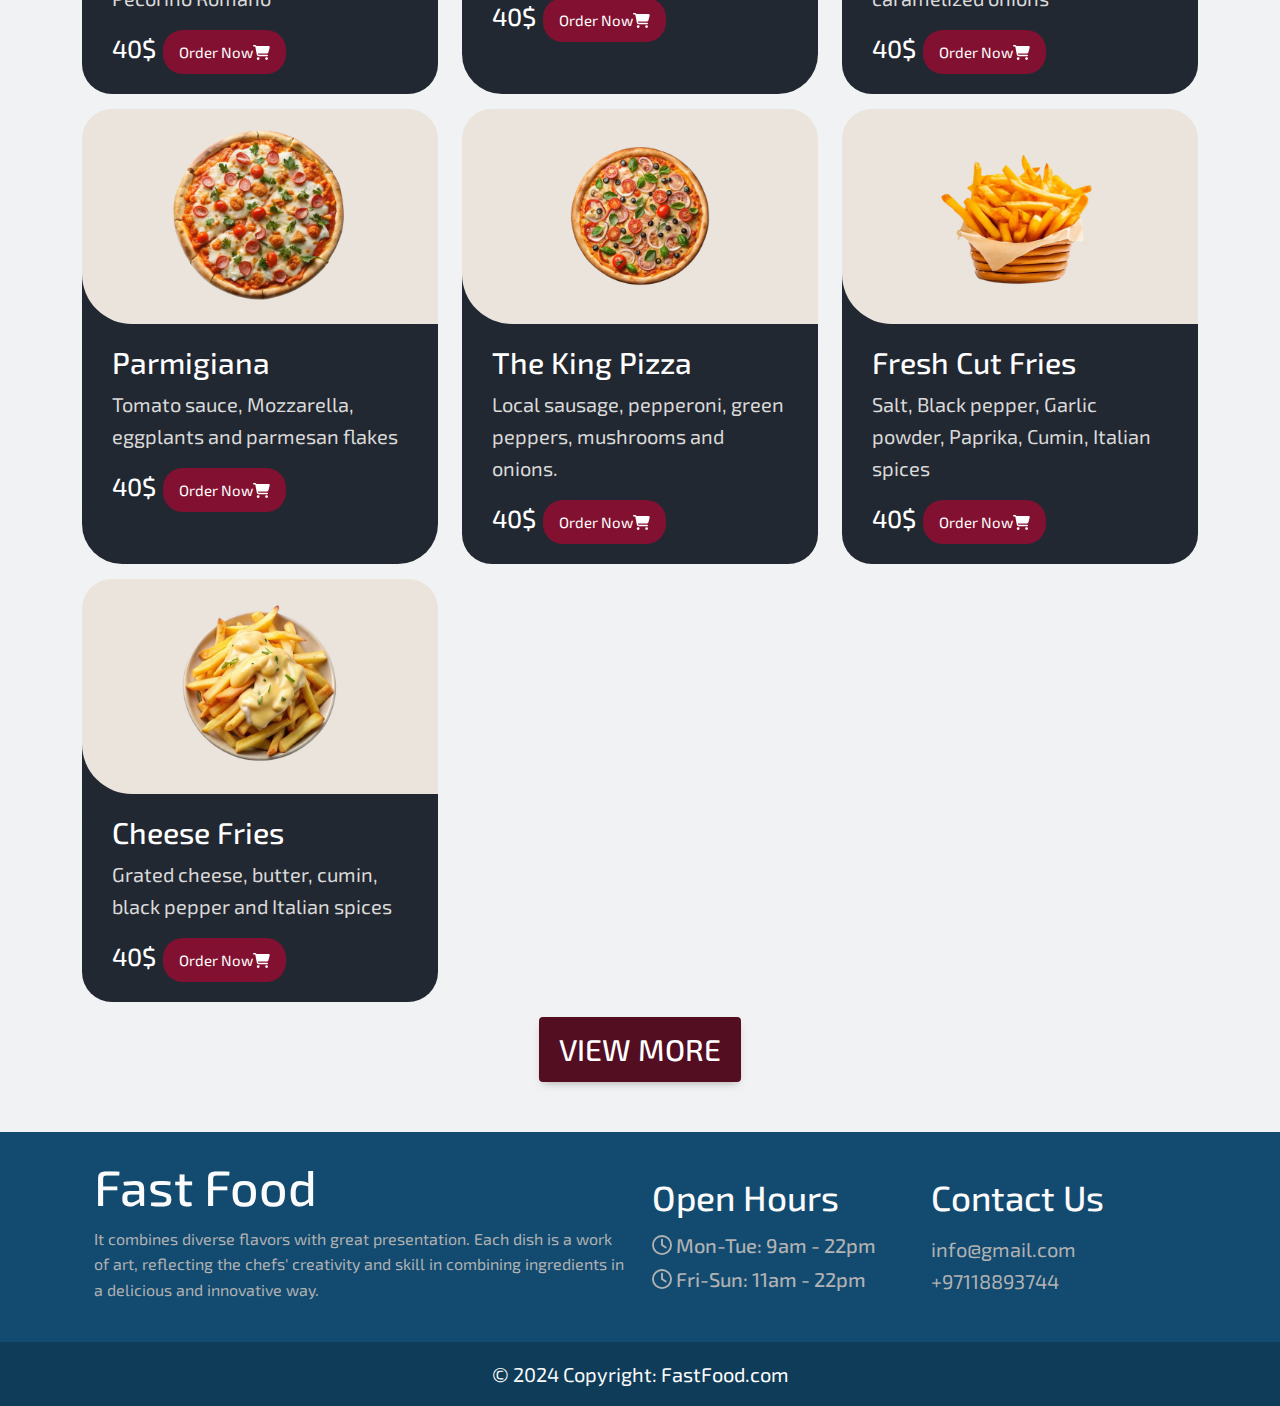
<file: menu.html>
<!DOCTYPE html>
<html lang="en">
<head>
    <meta charset="UTF-8">
    <meta name="viewport" content="width=device-width, initial-scale=1.0">
    <!-- font -->
    <link rel="preconnect" href="https://fonts.googleapis.com">
    <link rel="preconnect" href="https://fonts.gstatic.com" crossorigin>
    <link href="https://fonts.googleapis.com/css2?family=Exo+2:ital,wght@0,100..900;1,100..900&family=Josefin+Sans:ital,wght@0,100..700;1,100..700&family=Playwrite+CU:wght@100..400&display=swap" rel="stylesheet">
    <!-- wow css -->
    <link rel="stylesheet" href="css/wow.min.css">
    <!-- animate css -->
    <link rel="stylesheet" href="css/animate.min.css">
    <!-- fontawesome css -->
    <link rel="stylesheet" href="css/all.min.css">
    <!--bootstrap css  -->
    <link rel="stylesheet" href="css/bootstrap.min.css">
    <!-- mdbootstrap css -->
    <link rel="stylesheet" href="css/mdb.min.css">
    <!--style css -->
    <link rel="stylesheet" href="css/style.css">
    <!-- icon css -->
    <link rel="icon" href="img/icon.png">
    <title>Fast Food</title>
</head>
<body>
    <!-- start nav-bar -->
    <nav class="navbar navbar-expand-lg navbar-light bg-light">
        <a class="navbar-brand" href="#">Fast Food</a>
        <button class="navbar-toggler custom-toggler" type="button" data-toggle="collapse" data-target="#navbarSupportedContent" aria-controls="navbarSupportedContent" aria-expanded="false" aria-label="Toggle navigation">
            <span class="navbar-toggler-icon"></span>
            <span class="navbar-toggler-icon"></span>
            <span class="navbar-toggler-icon"></span>
        </button>
        <div class="collapse navbar-collapse" id="navbarSupportedContent">
            <ul class="navbar-nav m-auto">
                <li class="nav-item active">
                    <a class="nav-link" href="index.html">Home</a>
                </li>
                <li class="nav-item">
                    <a class="nav-link" href="menu.html">Menu</a>
                </li>
                <li class="nav-item">
                    <a class="nav-link" href="about.html">About</a>
                </li>
                <li class="nav-item">
                    <a class="nav-link" href="book.html">Book Table</a>
                </li>
            </ul>
            <div class="icons mr-5">
                <a href="#"><i class="fa-solid fa-user"></i></a>
                <a href="#"><i class="fa-solid fa-cart-shopping"></i></a>
                <a href="#"><i class="fa-solid fa-magnifying-glass"></i></a>
            </div>
        </div>
    </nav>
    <!-- start menu-section -->
    <section class="menu-section pt-5 mt-5" data-wow-duration="1s">
        <h2 class="text-center mt-5 animate__animated animate__zoomInDown">Menu</h2>
        <div class="container">
            <ul class="nav nav-pills mb-3 d-flex" id="pills-tab" role="tablist">
                <li class="nav-item" role="presentation">
                    <button class="nav-link " id="pills-all-tab" data-toggle="pill" data-target="#pills-all" type="button" role="tab" aria-controls="pills-all" aria-selected="true">All</button>
                </li>
                <li class="nav-item" role="presentation">
                    <button class="nav-link " id="pills-burger-tab" data-toggle="pill" data-target="#pills-burger" type="button" role="tab" aria-controls="pills-burger" aria-selected="false">Burger</button>
                </li>
                <li class="nav-item" role="presentation">
                    <button class="nav-link " id="pills-pizza-tab" data-toggle="pill" data-target="#pills-pizza" type="button" role="tab" aria-controls="pills-pizza" aria-selected="false">Pizza</button>
                </li>
                <li class="nav-item" role="presentation">
                    <button class="nav-link" id="pills-fries-tab" data-toggle="pill" data-target="#pills-fries" type="button" role="tab" aria-controls="pills-fries" aria-selected="false">Fries</button>
                </li>
            </ul>
            <div class="tab-content" id="pills-tabContent">
                <div class="tab-pane fade show active" id="pills-all" role="tabpanel" aria-labelledby="pills-all-tab">
                    <div class="row">
                        <div class="content col-lg-4 col-md-6">
                            <div class="box">
                                <div class="img"><img src="img/b1.png"></div>
                                <div class="title">
                                    <h3>Crispy Chicken</h3>
                                    <p>Grilled Onion & Tomatoes Lettuce, Pickles, Garlic Sauce, Mayo, Chipotle Sauce</p>
                                    <h4>40$</h4>
                                    <button>Order Now<i class="fa-solid fa-cart-shopping"></i></button>
                                </div>
                            </div>
                        </div>
                        <div class="content col-lg-4 col-md-6">
                            <div class="box">
                                <div class="img"><img src="img/b2.png"></div>
                                <div class="title">
                                    <h3>BBQ Chicken</h3>
                                    <p>Grilled Chicken, Mozza Cheese, Grilled Onion, Lettuce, Mayo BBQ Sauce</p>
                                    <h4>40$</h4>
                                    <button>Order Now<i class="fa-solid fa-cart-shopping"></i></button>
                                </div>
                            </div>
                        </div>
                        <div class="content col-lg-4 col-md-6">
                            <div class="box">
                                <div class="img"><img src="img/b3.png"></div>
                                <div class="title">
                                    <h3>Chicken Paradise</h3>
                                    <p>Grilled Chicken, Mozza Cheese, Grilled Pineapple, lettuce, Onions Jalapenos</p>
                                    <h4>40$</h4>
                                    <button>Order Now<i class="fa-solid fa-cart-shopping"></i></button>
                                </div>
                            </div>
                        </div>
                        <div class="content col-lg-4 col-md-6">
                            <div class="box">
                                <div class="img"><img src="img/b4.png"></div>
                                <div class="title">
                                    <h3>Beef Burger</h3>
                                    <p>Beef Patty, Onions, Tomatoes, Pickles, Lettuce, ketchup, Mayo, Mustard</p>
                                    <h4>40$</h4>
                                    <button>Order Now<i class="fa-solid fa-cart-shopping"></i></button>
                                </div>
                            </div>
                        </div>
                        <div class="content col-lg-4 col-md-6">
                            <div class="box">
                                <div class="img"><img src="img/b5.png"></div>
                                <div class="title">
                                    <h3>chesse burger</h3>
                                    <p>Beef Patty, Chedder Cheese, Grilled Onions & Tomatoes, Pickles, Lettuce, Katchup</p>
                                    <h4>40$</h4>
                                    <button>Order Now<i class="fa-solid fa-cart-shopping"></i></button>
                                </div>
                            </div>
                        </div>
                        <div class="content col-lg-4 col-md-6">
                            <div class="box">
                                <div class="img"><img src="img/b6.png"></div>
                                <div class="title">
                                    <h3>Beef Bacon</h3>
                                    <p>Beef Patty, Chedder Cheese, Beef Bacon, Grilled Onions & Tomatoes Pickles, Lettuce</p>
                                    <h4>40$</h4>
                                    <button>Order Now<i class="fa-solid fa-cart-shopping"></i></button>
                                </div>
                            </div>
                        </div>
                        <div class="content col-lg-4 col-md-6">
                            <div class="box">
                                <div class="img"><img src="img/p1.png"></div>
                                <div class="title">
                                    <h3>Margherita</h3>
                                    <P>Classic red sauce, fresh mozzarella, basil, olive oil and Pecorino Romano</P>
                                    <h4>40$</h4>
                                    <button>Order Now<i class="fa-solid fa-cart-shopping"></i></button>
                                </div>
                            </div>
                        </div>
                        <div class="content col-lg-4 col-md-6">
                            <div class="box">
                                <div class="img"><img src="img/p2.png"></div>
                                <div class="title">
                                    <h3>Spicy Pizza</h3>
                                    <P>Spicy red sauce, cheese blend, local sausage and pepperoncinis</P>
                                    <h4>40$</h4>
                                    <button>Order Now<i class="fa-solid fa-cart-shopping"></i></button>
                                </div>
                            </div>
                        </div>
                        <div class="content col-lg-4 col-md-6">
                            <div class="box">
                                <div class="img"><img src="img/p3.png"></div>
                                <div class="title">
                                    <h3>Pierogi Pizza</h3>
                                    <P>Whipped mashed potatoes with ricotta and cheddar cheese, caramelized onions</P>
                                    <h4>40$</h4>
                                    <button>Order Now<i class="fa-solid fa-cart-shopping"></i></button>
                                </div>
                            </div>
                        </div>
                        <div class="content col-lg-4 col-md-6">
                            <div class="box">
                                <div class="img"><img src="img/p4.png"></div>
                                <div class="title">
                                    <h3>Parmigiana</h3>
                                    <p>Tomato sauce, Mozzarella, eggplants and parmesan flakes</p>
                                    <h4>40$</h4>
                                    <button>Order Now<i class="fa-solid fa-cart-shopping"></i></button>
                                </div>
                            </div>
                        </div>
                        <div class="content col-lg-4 col-md-6">
                            <div class="box">
                                <div class="img"><img src="img/p5.png"></div>
                                <div class="title">
                                    <h3>The King Pizza</h3>
                                    <P>Local sausage, pepperoni, green peppers, mushrooms and onions.</P>
                                    <h4>40$</h4>
                                    <button>Order Now<i class="fa-solid fa-cart-shopping"></i></button>
                                </div>
                            </div>
                        </div>
                        <div class="content col-lg-4 col-md-6">
                            <div class="box">
                                <div class="img"><img src="img/f1.png"></div>
                                <div class="title">
                                    <h3>Fresh Cut Fries</h3>
                                    <p>Salt, Black pepper, Garlic powder, Paprika, Cumin, Italian spices</p>
                                    <h4>40$</h4>
                                    <button>Order Now<i class="fa-solid fa-cart-shopping"></i></button>
                                </div>
                            </div>
                        </div>
                        <div class="content col-lg-4 col-md-6">
                            <div class="box">
                                <div class="img"><img src="img/f2.png"></div>
                                <div class="title">
                                    <h3>Cheese Fries</h3>
                                    <p>Grated cheese, butter, cumin, black pepper and Italian spices</p>
                                    <h4>40$</h4>
                                    <button>Order Now<i class="fa-solid fa-cart-shopping"></i></button>
                                </div>
                            </div>
                        </div>
                    </div>
                </div>
                <div class="tab-pane fade" id="pills-burger" role="tabpanel" aria-labelledby="pills-burger-tab">
                    <div class="row">
                        <div class="content col-lg-4 col-md-6">
                            <div class="box">
                                <div class="img"><img src="img/b1.png"></div>
                                <div class="title">
                                    <h3>Crispy Chicken</h3>
                                    <p>Grilled Onion & Tomatoes Lettuce, Pickles, Garlic Sauce, Mayo, Chipotle Sauce</p>
                                    <h4>40$</h4>
                                    <button>Order Now<i class="fa-solid fa-cart-shopping"></i></button>
                                </div>
                            </div>
                        </div>
                        <div class="content col-lg-4 col-md-6">
                            <div class="box">
                                <div class="img"><img src="img/b2.png"></div>
                                <div class="title">
                                    <h3>BBQ Chicken</h3>
                                    <p>Grilled Chicken, Mozza Cheese, Grilled Onion, Lettuce, Mayo BBQ Sauce</p>
                                    <h4>40$</h4>
                                    <button>Order Now<i class="fa-solid fa-cart-shopping"></i></button>
                                </div>
                            </div>
                        </div>
                        <div class="content col-lg-4 col-md-6">
                            <div class="box">
                                <div class="img"><img src="img/b3.png"></div>
                                <div class="title">
                                    <h3>Chicken Paradise</h3>
                                    <p>Grilled Chicken, Mozza Cheese, Grilled Pineapple, lettuce, Onions Jalapenos, Mayo, Garlic Sauce</p>
                                    <h4>40$</h4>
                                    <button>Order Now<i class="fa-solid fa-cart-shopping"></i></button>
                                </div>
                            </div>
                        </div>
                        <div class="content col-lg-4 col-md-6">
                            <div class="box">
                                <div class="img"><img src="img/b4.png"></div>
                                <div class="title">
                                    <h3>Beef Burger</h3>
                                    <p>Beef Patty, Onions, Tomatoes, Pickles, Lettuce, ketchup, Mayo, Mustard</p>
                                    <h4>40$</h4>
                                    <button>Order Now<i class="fa-solid fa-cart-shopping"></i></button>
                                </div>
                            </div>
                        </div>
                        <div class="content col-lg-4 col-md-6">
                            <div class="box">
                                <div class="img"><img src="img/b5.png"></div>
                                <div class="title">
                                    <h3>chesse burger</h3>
                                    <p>Beef Patty, Chedder Cheese, Grilled Onions & Tomatoes, Pickles, Lettuce, Katchup, Mayo, Mustard</p>
                                    <h4>40$</h4>
                                    <button>Order Now<i class="fa-solid fa-cart-shopping"></i></button>
                                </div>
                            </div>
                        </div>
                        <div class="content col-lg-4 col-md-6">
                            <div class="box">
                                <div class="img"><img src="img/b6.png"></div>
                                <div class="title">
                                    <h3>Beef Bacon</h3>
                                    <p>Beef Patty, Chedder Cheese, Beef Bacon, Grilled Onions & Tomatoes Pickles, Lettuce, Katchup, Mayo, Mustard</p>
                                    <h4>40$</h4>
                                    <button>Order Now<i class="fa-solid fa-cart-shopping"></i></button>
                                </div>
                            </div>
                        </div>
                    </div>
                </div>
                <div class="tab-pane fade" id="pills-pizza" role="tabpanel" aria-labelledby="pills-pizza-tab">
                    <div class="row">
                        <div class="content col-lg-4 col-md-6">
                            <div class="box">
                                <div class="img"><img src="img/p1.png"></div>
                                <div class="title">
                                    <h3>Margherita</h3>
                                    <P>Classic red sauce, fresh mozzarella, basil, olive oil and Pecorino Romano</P>
                                    <h4>40$</h4>
                                    <button>Order Now<i class="fa-solid fa-cart-shopping"></i></button>
                                </div>
                            </div>
                        </div>
                        <div class="content col-lg-4 col-md-6">
                            <div class="box">
                                <div class="img"><img src="img/p2.png"></div>
                                <div class="title">
                                    <h3>Spicy Pizza</h3>
                                    <P>Spicy red sauce, cheese blend, local sausage and pepperoncinis</P>
                                    <h4>40$</h4>
                                    <button>Order Now<i class="fa-solid fa-cart-shopping"></i></button>
                                </div>
                            </div>
                        </div>
                        <div class="content col-lg-4 col-md-6">
                            <div class="box">
                                <div class="img"><img src="img/p3.png"></div>
                                <div class="title">
                                    <h3>Pierogi Pizza</h3>
                                    <P>Whipped mashed potatoes with ricotta and cheddar cheese, caramelized onions</P>
                                    <h4>40$</h4>
                                    <button>Order Now<i class="fa-solid fa-cart-shopping"></i></button>
                                </div>
                            </div>
                        </div>
                        <div class="content col-lg-4 col-md-6">
                            <div class="box">
                                <div class="img"><img src="img/p4.png"></div>
                                <div class="title">
                                    <h3>Parmigiana</h3>
                                    <p>Tomato sauce, Mozzarella, eggplants and parmesan flakes</p>
                                    <h4>40$</h4>
                                    <button>Order Now<i class="fa-solid fa-cart-shopping"></i></button>
                                </div>
                            </div>
                        </div>
                        <div class="content col-lg-4 col-md-6">
                            <div class="box">
                                <div class="img"><img src="img/p5.png"></div>
                                <div class="title">
                                    <h3>The King Pizza</h3>
                                    <P>Local sausage, pepperoni, green peppers, mushrooms and onions.</P>
                                    <h4>40$</h4>
                                    <button>Order Now<i class="fa-solid fa-cart-shopping"></i></button>
                                </div>
                            </div>
                        </div>
                    </div>
                </div>
                <div class="tab-pane fade" id="pills-fries" role="tabpanel" aria-labelledby="pills-fries-tab">
                    <div class="row">
                        <div class="content col-lg-4 col-md-6">
                            <div class="box">
                                <div class="img"><img src="img/f1.png"></div>
                                <div class="title">
                                    <h3>Fresh Cut Fries</h3>
                                    <p>Salt, Black pepper, Garlic powder, Paprika, Cumin, Italian spices</p>
                                    <h4>40$</h4>
                                    <button>Order Now<i class="fa-solid fa-cart-shopping"></i></button>
                                </div>
                            </div>
                        </div>
                        <div class="content col-lg-4 col-md-6">
                            <div class="box">
                                <div class="img"><img src="img/f2.png"></div>
                                <div class="title">
                                    <h3>Cheese Fries</h3>
                                    <p>Grated cheese, butter, cumin, black pepper and Italian spices</p>
                                    <h4>40$</h4>
                                    <button>Order Now<i class="fa-solid fa-cart-shopping"></i></button>
                                </div>
                            </div>
                        </div>
                    </div>
                </div>
            </div>
        </div>
        <button class="btn m-auto d-block">View More</button>
    </section>
    <!-- end menu-section -->
    <!-- start footer-section -->
    <footer class="footer-section text-light">
        <div class="container p-4">
            <div class="row">
                <div class="col-lg-6 col-md-12 mb-md-0">
                    <h2 class="text-capitalize">Fast Food</h2>
                    <p> It combines diverse flavors with great presentation. Each dish is a work of art, reflecting the chefs' creativity and skill in combining ingredients in a delicious and innovative way.</p>
                </div>
                <div class="col-lg-3 col-md-6  mb-md-0">
                    <h3 class="text-capitalize">Open Hours</h3>
                    <div class="content">
                        <h4><i class="fa-regular fa-clock"></i> Mon-Tue: 9am - 22pm</h4>
                        <h4><i class="fa-regular fa-clock"></i>  Fri-Sun: 11am - 22pm</h4>
                    </div>
                </div>
                <div class="col-lg-3 col-md-6  mb-md-0">
                    <h3 class="text-capitalize">Contact Us</h3>
                    <div class="content">
                        <a href="mailto:info@gmail.com" class="d-block">info@gmail.com</a>
                        <a class="tel" href="tel:000000">+97118893744</a>
                    </div>
                </div>
            </div>
        </div>
        <div class="text-center p-3" style="background-color: rgba(0, 0, 0, 0.2); font-size: 20px;">
            &copy; 2024 Copyright: <a class="text-white" href="#">FastFood.com</a>
        </div>
    </footer>
    <!-- end footer-section -->
    <!-- wow js -->
    <script src="js/wow.min.js"></script>
    <script>
        new WOW().init();
    </script>
    <!-- fontawesome js -->
    <script src="js/all.min.js"></script>
    <!-- jquery js -->
    <script src="js/jquery.slim.min.js"></script>
    <!-- popper js -->
    <script src="js/popper.min.js"></script>
    <!-- bootstrap js -->
    <script src="js/bootstrap.min.js"></script>
    <!-- mdbootstrap js -->
    <script src="js/mdb.umd.min.js"></script>
</body>
</html>
</file>
<file: css/style.css>
*{
    margin: 0;
    padding: 0;
}
html {
    scrollbar-width: thin; 
    scrollbar-color: #134B70 #f1f1f1;  
}
body{
    font-family: "Exo 2", sans-serif;
    background-color: #f1f2f3;
}
/* start nav-bar */
.navbar{
    position: fixed;
    width: 100%;
    top: 0;
    left: 0;
    z-index: 1000;
}
.navbar .navbar-brand{
    font-size: 30px;
    font-family: "Playwrite CU", cursive;
    margin-left: 20px;
    color: #134B70;
}
.navbar-toggler{
    border: 2px solid #134B70 !important;
    margin-right: 10px;
}
.custom-toggler .navbar-toggler-icon{
    display: block;
    width: 30px; 
    height: 3px; 
    background-color: #134B70; 
    margin: 5px 0;
}
.navbar .navbar-nav .nav-item a{
    color: #134B70 !important;
    font-size: 25px;
    margin-right: 10px;
    padding: 10px 20px;
}
.navbar .navbar-nav .nav-item a:hover{
    box-shadow: inset 6px 6px 7px #dadada, inset -6px -6px 10px #ffffff;
    border-radius: 40px;
    color: #C96868 !important;
}
.navbar .icons a{
    font-size: 25px;
    color: #134B70;
    margin-right: 15px;
}
.navbar .icons a:hover{
    color: #C96868;
}
@media only screen and (max-width:768px){
    .navbar .navbar-brand,
    .navbar .navbar-nav .nav-item a,
    .navbar .icons a{
        margin-left: 10px;
    }
}
/* end nav-bar */
/* start header-home */
.header-home{
    margin-top: 50px;
}
.header-home .title{
    color: #134B70;
}
.header-home .title h1{
    font-size: 40px;
    font-family: "Playwrite CU", cursive;
}
.header-home .title p{
    font-size: 25px;
    margin-top: 20px;
    line-height: 1.5;
    font-family: "Josefin Sans", sans-serif;
}
.header-home .img{
    width: 100%;
    height: 100%;
    padding-left: 30px;
}
.header-home .img img{
    width: 100%;
    height: 100%;
    border-radius: 40px;
    box-shadow: 0 0px 20px rgb(36 39 37 / 30%);
}
/* end header-home */
/* start offer-section */
.offer-section .box{
    display: flex;
    justify-content:flex-start;
    align-items: flex-start;
    margin-top: 45px;
    background-color: rgb(34, 40, 49);
    color: rgb(255, 255, 255);
    border-radius: 5px;
    padding: 20px 15px;
}
.offer-section .img{
    width: 28%;
}
.offer-section .img img{
    width: 100%;
    height: 30%;
    border-radius: 50%;
    border: 4px solid #821131;
}
.offer-section .img:hover{
    transform: scale(1.1);
}
.offer-section .box .title h3{
    color: #FFE5CF;
    font-size: 50px;
    margin-bottom: 15px;
    margin-top: 25px;
}
.offer-section .box .title p{
    font-size: 17px;
    font-family: "Playwrite CU", cursive;
}
.offer-section .box .title span{
    font-size: 25px;
}
.offer-section .box .title button{
    font-size: 20px;
    padding: 10px 20px;
    color: #ffffff;
    background-color: #821131;
    border: none;
    border-radius: 20px;
    margin-left: 130px;
}
.offer-section .box .title button:hover{
    background-color: #530e21;
}
/* start media */
@media only screen and (max-width:768px){
    .offer-section .img{
        width: 35%;
    }
    .offer-section .box .title h3{
        color: #FFE5CF;
        font-size: 25px;
        margin-bottom: 15px;
        margin-top: 3px;
    }
    .offer-section .box .title p{
        font-size: 15px;
        font-family: "Playwrite CU", cursive;
    }
    .offer-section .box .title span{
        font-size: 10px;
    }
    .offer-section .box .title button{
        font-size: 10px;
        padding: 10px;
        color: #ffffff;
        background-color: #821131;
        border: none;
        border-radius: 20px;
        margin-left: 4px;
    }
}
/* end media */
/* end offer-section */
/* start menu-section */
.menu-section{
    height:fit-content;
    padding: 50px;
}
.menu-section h2{
    color: #134B70;
    font-size: 50px;
    font-family: "Playwrite CU", cursive;
    font-weight: bold;
    margin-bottom: 20px;
}
.menu-section .nav{
    margin-left: 350px;
}
.menu-section .nav .nav-link{
    font-size: 30px;
    text-transform: capitalize;
    color: #134B70;
    background-color: #EAE4DD;
    
}
.menu-section .nav .nav-link.active{
    color: #821131;
}
.menu-section .content{
    display: flex;
    flex-direction: column;
}
.menu-section .content .box{
    background-color: rgb(34, 40, 49);
    border-radius: 40px;
    align-self: normal;
    flex-grow: 1;
    margin-bottom: 15px;
}
.menu-section .content .img{
    width: 100%;
    background-color: #EAE4DD;
    border-radius: 30px;
    border-bottom-left-radius: 50px;
    border-bottom-right-radius: 0;
    perspective: 600px;
    padding: 15px 10px;
}
.menu-section .content .img img{
    width: 55%;
    margin: auto;
    display: block;
}
.menu-section .content .img img:hover{
    transform: translateZ(100px);
}
.menu-section .content .title{
    background-color: rgb(34, 40, 49);
    color: #fff;
    padding: 20px 30px;
    border-radius: 30px;
    height: fit-content;
}
.menu-section .content .title h3{
    font-size: 30px;
    color: #fff;
}
.menu-section .content .title h4{
    font-size: 25px;
    display: inline-block;
}
.menu-section .content .title button{
    font-size: 15px;
    padding: 10px 16px;
    color: #ffffff;
    background-color: #821131;
    border: none;
    border-radius: 20px;
    margin-left: 3px;
}
.menu-section .content .title button:hover{
    background-color: #530e21;
}
.menu-section .content .title p{
    font-size: 20px;
    color: #dadada;
}
.menu-section button{
    font-size: 30px;
    padding: 10px 20px;
    background-color: #530e21;
    color: #fff;
}
/* start media-queries */
@media only screen and (max-width:1264px){
    .menu-section .nav{
        margin-left: 300px;
    }
}
@media only screen and (max-width:1172px){
    .menu-section .nav{
        margin-left: 250px;
    }
}
@media only screen and (max-width:1040px){
    .menu-section .nav{
        margin-left: 220px;
    }
}
@media only screen and (max-width:988px){
    .menu-section .nav{
        margin-left: 100px;
    }
}
@media only screen and (max-width:844px){
    .menu-section .nav{
        margin-left: 60px;
    }
}
@media only screen and (max-width:800px){
    .menu-section .nav{
        margin-left: 30px;
    }
}
@media only screen and (max-width:768px) and (min-width:576px){
    .menu-section .content .img img{
        width: 50%;
    }
}
@media only screen and (max-width:768px){
    .menu-section .nav{
        margin-left: 0px;
    }
    .menu-section .nav .nav-link{
        font-size: 15px;
        text-transform: capitalize;
        color: #134B70;
        background-color: #EAE4DD;
        
    }
}

/* end media-queries */
/* end menu-section */
/* start about-section */
.about-section h2{
    color: #134B70;
    font-size: 50px;
    font-family: "Playwrite CU", cursive;
    font-weight: bold;
}
.about-section .img img{
    width: 70%;
}
.about-section .img img:hover{
    transform: rotate(40deg);
}
.about-section .title{
    margin-top: 81px;
}
.about-section .title h3{
    font-size: 50px;
    color: #134B70;
}
.about-section .title p{
    color: #530e21;
    font-size: 20px;
}
/* start media */
@media only screen and (max-width:1200px) and (min-width:992px){
    .about-section .img img{
        margin-top: 53px;
    }
}
@media only screen and (max-width:992px){
    .about-section .img img{
        margin-left: 100px;
    }
    .about-section .title{
        margin-top: 20px;
    }
}
@media only screen and (max-width:568px){
    .about-section .img img{
        margin-left: 50px;
    }
}
/* end media */
/* end about-section */
/* start book-section */
.book-section h2{
    color: #134B70;
    font-size: 50px;
    font-family: "Playwrite CU", cursive;
    font-weight: bold;
}
.book-section .row .box{
    margin-left: 70px;
}
.book-section .row .box:not(.b3){
    border-right: 5px solid #134B70;
    margin-right: -12px;
    height: 115px;
}
.book-section .row .box h3{
    font-size: 35px;
    color: #134B70;
    margin-bottom: 20px;
    text-transform: capitalize;
}
.book-section .row .box p{
    font-size: 25px;
    color: #530e21;
}
.book-section .row .box a .phone{
    color: #134B70;
    font-size: 28px;
    padding: 20px;
    border-radius: 50%;
    background: #f3f3f5;
    box-shadow: 9px 9px 12px #b2b2b3, -9px -9px 12px #ffffff;
    margin-left: 40px;
}
.book-section .row .box .tel{
    color: #530e21;
    font-size: 25px;
}
/* start media */
@media only screen and (max-width:1380px) and (min-width:993px){
    .book-section .row .box{
        margin-left: 0px;
    }
    .book-section .row .box:not(.b1){
        margin-left: 20px;
    }
    .book-section .row .box:not(.b3){
        border-right: 5px solid #134B70;
        margin-right: -22px;
        height: 136px;
    }
}
@media only screen and (max-width:992px){
    .book-section .row .box:not(.b3){
        border-bottom: 5px solid #134B70;
        border-right: 0;
        padding-bottom: 24px;
        margin-bottom: 37px;
        margin-right: 0px;
        height: 90px;
    }
    
    .book-section .row .box{
        display: flex;
        justify-content: center;
        flex-direction: column;
        align-items: center;
        width: 70%;
    }
    .book-section .row .box h3{
        margin-bottom: 0px;
    }
    .book-section .row .box a .phone{
        margin-left: 0px;
    }
}
/* end media */
/* end book-section */
/* start footer-section */
.footer-section{
    background-color: #134B70;
}
.footer-section h2{
    font-size: 50px;
    margin-bottom: 10px;
}
.footer-section p{
    color: #b2b2b3;
}
.footer-section h3{
    font-size: 35px;
    margin-bottom: 15px;
    margin-top: 20px;
}
.footer-section h4{
    font-size: 20px;
    color: #b2b2b3;
    margin-bottom: 10px;
}
.footer-section a{
    color: #b2b2b3;
    font-size: 20px;
}
/* end footer-section */
</file>
